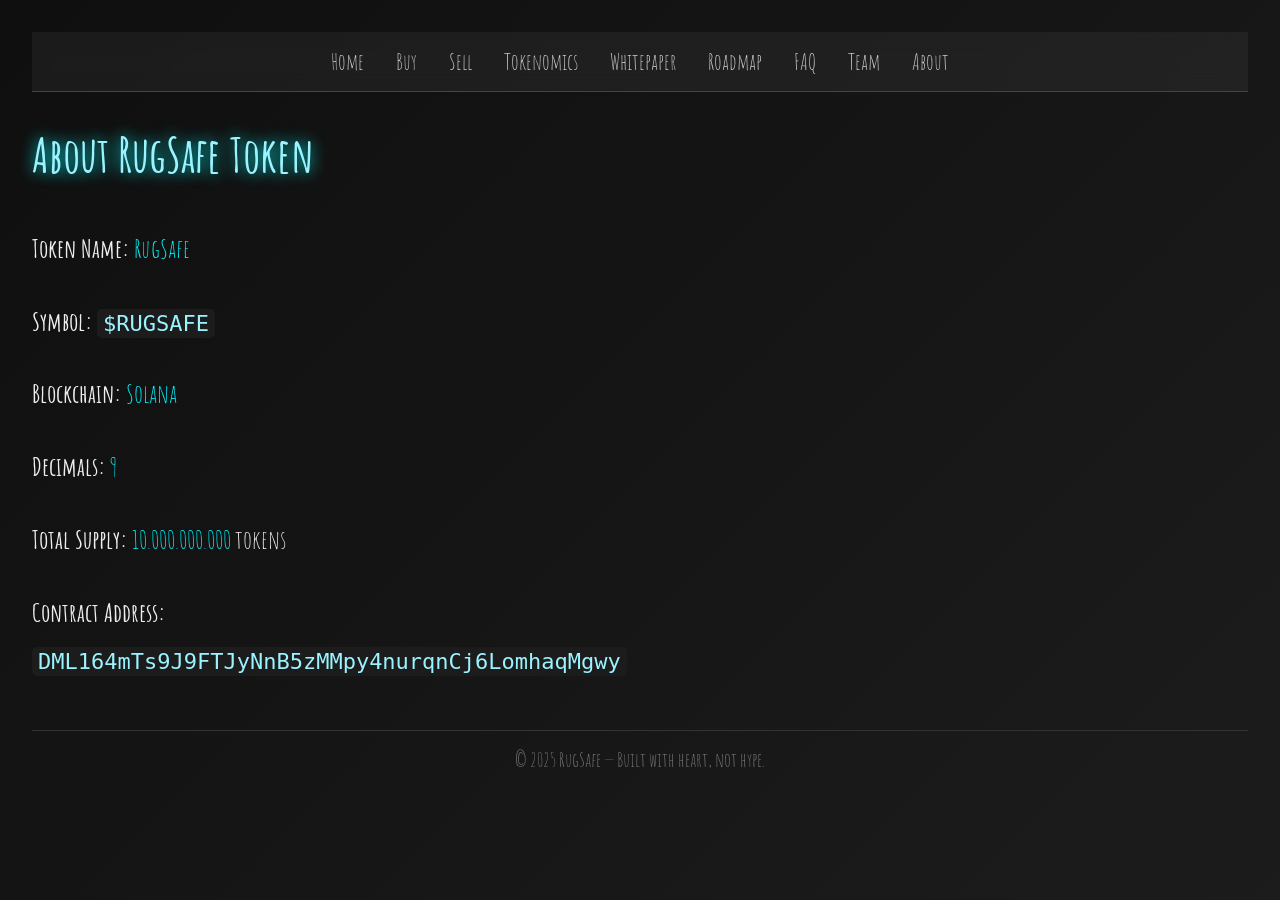
<file: about.html>
<!DOCTYPE html>
<html lang="en">
<head>
  <meta charset="UTF-8" />
  <meta name="viewport" content="width=device-width, initial-scale=1.0"/>
  <title>RugSafe | About</title>
  <link href="https://fonts.googleapis.com/css2?family=Amatic+SC:wght@700&display=swap" rel="stylesheet">
  <style>
    body {
      margin: 0;
      font-family: 'Amatic SC', cursive;
      background: linear-gradient(135deg, #0f0f0f, #1c1c1c);
      color: #eee;
      padding: 2rem;
      background-attachment: fixed;
    }

    nav {
      background: rgba(255, 255, 255, 0.05);
      padding: 1rem 2rem;
      backdrop-filter: blur(10px);
      border-bottom: 1px solid #444;
      display: flex;
      justify-content: center;
      gap: 2rem;
      font-size: 22px;
    }

    nav a {
      color: #ccc;
      text-decoration: none;
      transition: color 0.3s;
    }

    nav a:hover {
      color: #9af3ff;
    }

    h2 {
      font-size: 48px;
      margin-top: 2rem;
      color: #9af3ff;
      text-shadow: 0 0 15px #0ff;
    }

    .token-info {
      font-size: 26px;
      margin-top: 2rem;
      line-height: 1.8;
      max-width: 800px;
    }

    .token-info span {
      color: #00f7ff;
    }

    footer {
      margin-top: 3rem;
      border-top: 1px solid #333;
      padding-top: 1rem;
      text-align: center;
      font-size: 20px;
      color: #777;
    }

    code {
      background: #1c1c1c;
      padding: 2px 6px;
      border-radius: 5px;
      color: #9af3ff;
      font-size: 22px;
    }
  </style>
</head>
<body>

  <nav>
    <a href="index.html">Home</a>
    <a href="buy.html">Buy</a>
    <a href="sell.html">Sell</a>
    <a href="tokenomics.html">Tokenomics</a>
    <a href="whitepaper.html">Whitepaper</a>
    <a href="roadmap.html">Roadmap</a>
    <a href="faq.html">FAQ</a>
    <a href="team.html">Team</a>
    <a href="about.html">About</a>
  </nav>

  <h2>About RugSafe Token</h2>

  <div class="token-info">
    <p><strong>Token Name:</strong> <span>RugSafe</span></p>
    <p><strong>Symbol:</strong> <code>$RUGSAFE</code></p>
    <p><strong>Blockchain:</strong> <span>Solana</span></p>
    <p><strong>Decimals:</strong> <span>9</span></p>
    <p><strong>Total Supply:</strong> <span>10.000.000.000</span> tokens</p>
    <p><strong>Contract Address:</strong><br>
      <code>DML164mTs9J9FTJyNnB5zMMpy4nurqnCj6LomhaqMgwy</code>
    </p>
  </div>

  <footer>
    &copy; 2025 RugSafe — Built with heart, not hype.
  </footer>

</body>
</html>
</file>
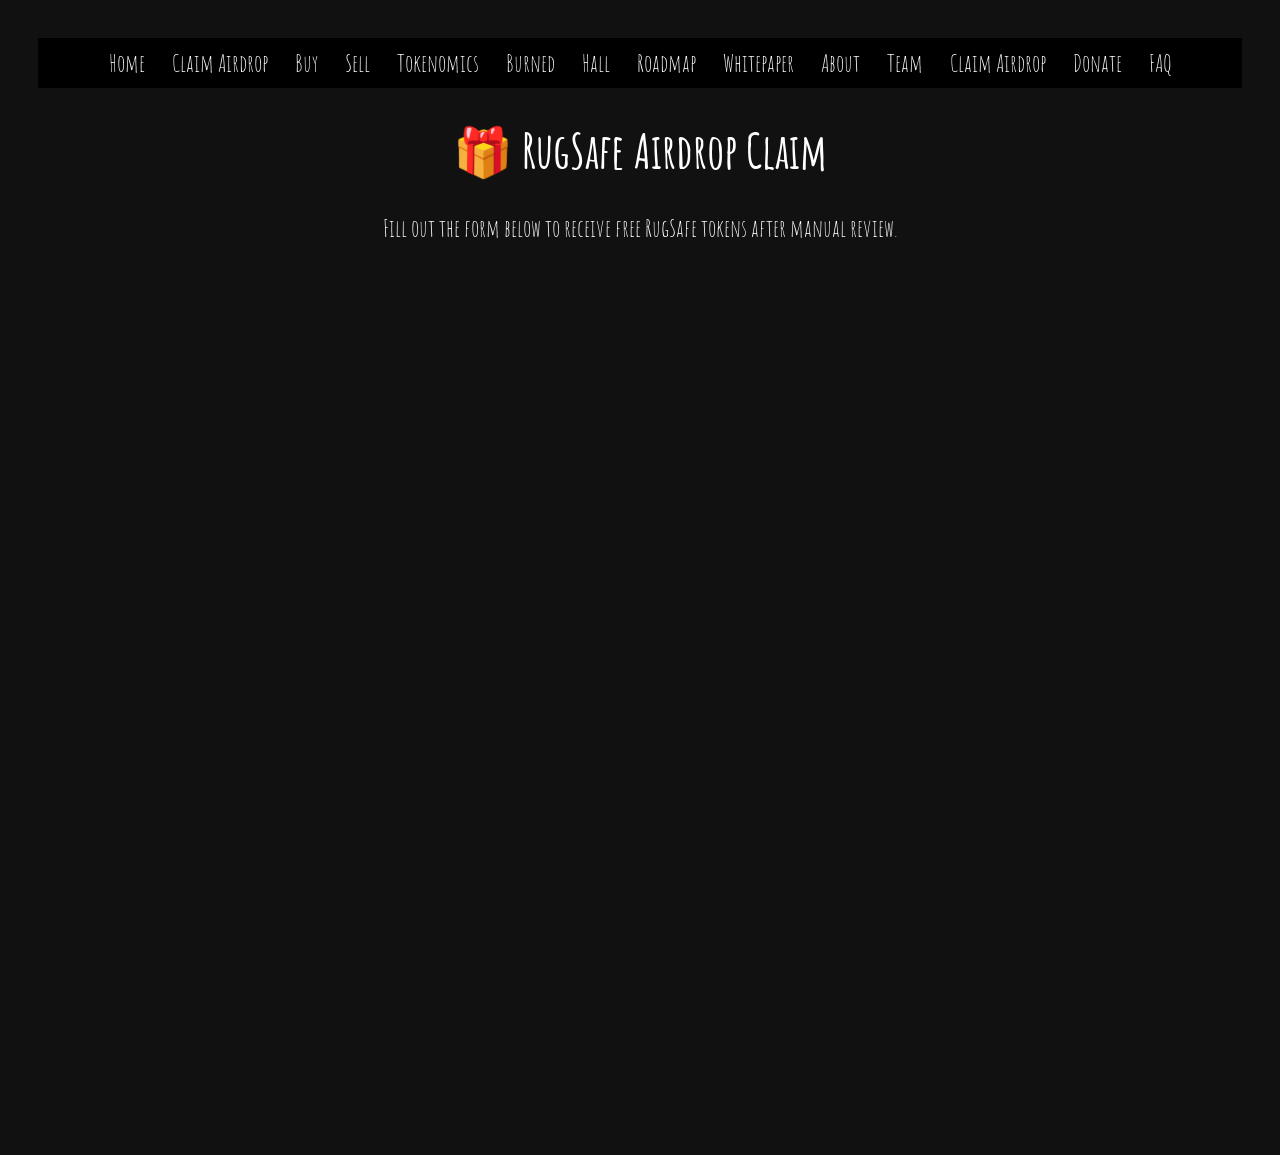
<file: Airdrop.html>
<!DOCTYPE html>
<html>
<head>
  <title>Claim Airdrop | RugSafe</title>
  <link href="https://fonts.googleapis.com/css2?family=Amatic+SC&display=swap" rel="stylesheet">
  <style>
    body {
      background-color: #111;
      color: white;
      font-family: 'Amatic SC', cursive;
      text-align: center;
      padding: 30px;
    }
    nav {
      background-color: #000;
      padding: 10px;
      text-align: center;
    }
    nav a {
      color: white;
      text-decoration: none;
      margin: 0 12px;
      font-size: 1.5em;
      font-family: 'Amatic SC', cursive;
      transition: color 0.3s ease;
    }
    nav a:hover {
      color: #00ffd0;
    }
    iframe {
      border: none;
      width: 100%;
      max-width: 720px;
      height: 850px;
    }
    h1 {
      font-size: 3em;
    }
    p {
      font-size: 1.5em;
      margin-bottom: 20px;
    }
  </style>
</head>
<body>
  <nav>
    <a href="index.html">Home</a>
    <a href="Airdrop.html">Claim Airdrop</a>
    <a href="buy.html">Buy</a>
    <a href="sell.html">Sell</a>
    <a href="tokenomics.html">Tokenomics</a>
    <a href="burned.html">Burned</a>
    <a href="hall.html">Hall</a>
    <a href="roadmap.html">Roadmap</a>
    <a href="whitepaper.html">Whitepaper</a>
    <a href="about.html">About</a>
    <a href="team.html">Team</a>
    <a href="Airdrop.html">Claim Airdrop</a>
     <a href="donate.html">Donate</a>
    <a href="faq.html">FAQ</a>
  </nav>

  <h1>🎁 RugSafe Airdrop Claim</h1>
  <p>Fill out the form below to receive free RugSafe tokens after manual review.</p>

  <iframe src="https://docs.google.com/forms/d/e/1FAIpQLSdgLnOAN264_3SgzSp2-4jtP2ipn8Y-qCBG6Pj2g53JUYuhQQ/viewform?embedded=true">
    Loading..
  </iframe>
</body>
</html>
</file>
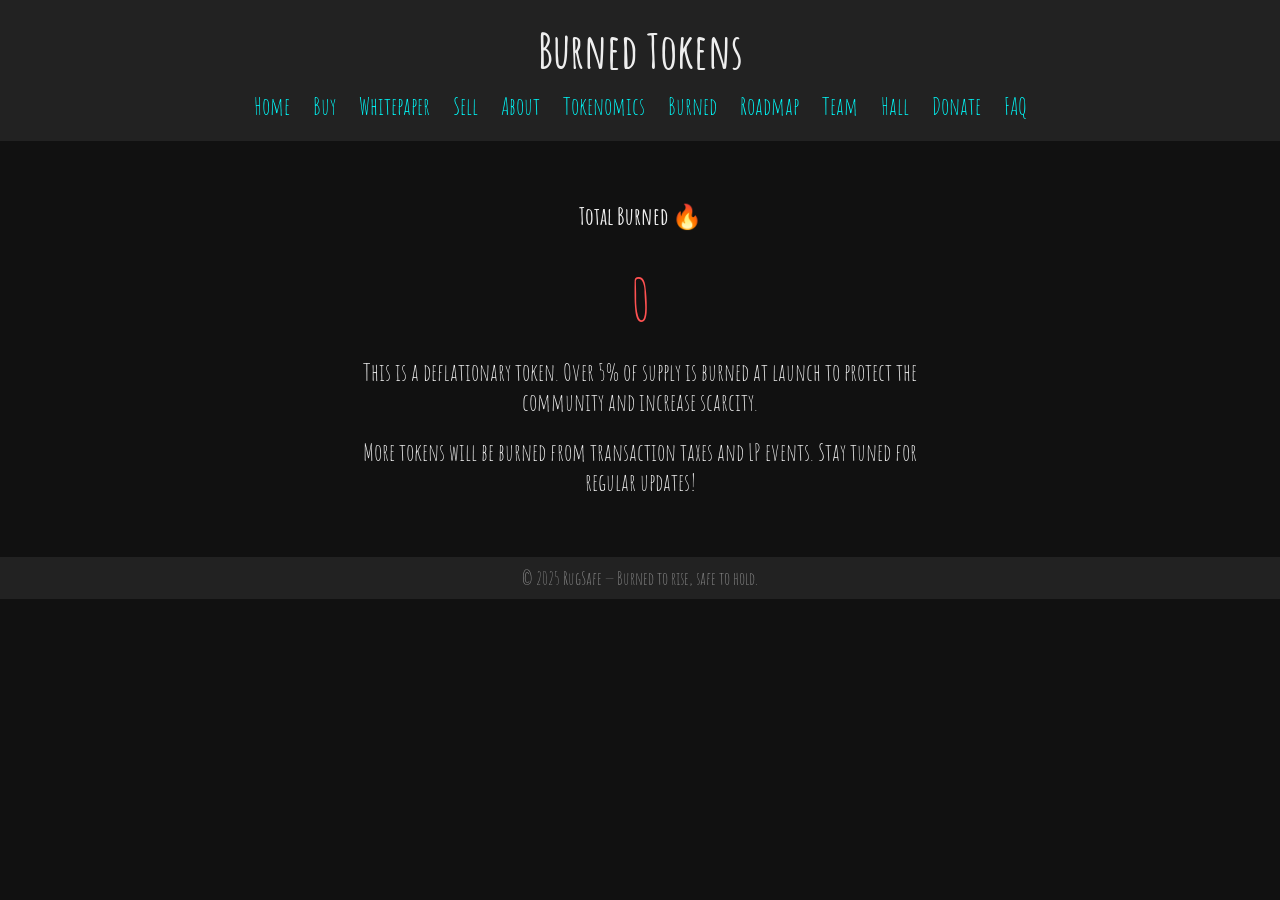
<file: burned.html>
<!DOCTYPE html>
<html lang="en">
<head>
  <meta charset="UTF-8" />
  <meta name="viewport" content="width=device-width, initial-scale=1.0"/>
  <title>Burned Tokens | RugSafe</title>
  <link href="https://fonts.googleapis.com/css2?family=Amatic+SC:wght@700&display=swap" rel="stylesheet">
  <style>
    body {
      margin: 0;
      font-family: 'Amatic SC', cursive;
      background-color: #111;
      color: #eee;
      text-align: center;
    }
    header {
      background-color: #222;
      padding: 20px;
    }
    header h1 {
      font-size: 48px;
      margin: 0;
    }
    nav {
      margin-top: 10px;
    }
    nav a {
      color: #0ff;
      margin: 10px;
      text-decoration: none;
      font-size: 24px;
    }
    nav a:hover {
      text-decoration: underline;
    }
    section {
      padding: 40px 20px;
    }
    .burn-count {
      font-size: 60px;
      margin-top: 30px;
      color: #ff5252;
    }
    p {
      font-size: 24px;
      max-width: 600px;
      margin: 20px auto;
    }
    footer {
      background-color: #222;
      padding: 10px;
      font-size: 18px;
      color: #888;
    }
  </style>
</head>
<body>

  <header>
    <h1>Burned Tokens</h1>
    <nav>
      <a href="index.html">Home</a>
      <a href="buy.html">Buy</a>
      <a href="whitepaper.html">Whitepaper</a>
      <a href="sell.html">Sell</a>
      <a href="about.html">About</a>
      <a href="tokenomics.html">Tokenomics</a>
      <a href="burned.html">Burned</a>
      <a href="roadmap.html">Roadmap</a>
      <a href="team.html">Team</a>
      <a href="hall.html">Hall</a>
       <a href="donate.html">Donate</a>
    <a href="faq.html">FAQ</a>
    </nav>
  </header>

  <section>
    <h2>Total Burned 🔥</h2>
    <div class="burn-count" id="burnedAmount">
      0
      
    </div>
    <p>This is a deflationary token. Over 5% of supply is burned at launch to protect the community and increase scarcity.</p>
    <p>More tokens will be burned from transaction taxes and LP events. Stay tuned for regular updates!</p>
  </section>

  <footer>
    &copy; 2025 RugSafe — Burned to rise, safe to hold.
  </footer>

</body>
</html>
</file>
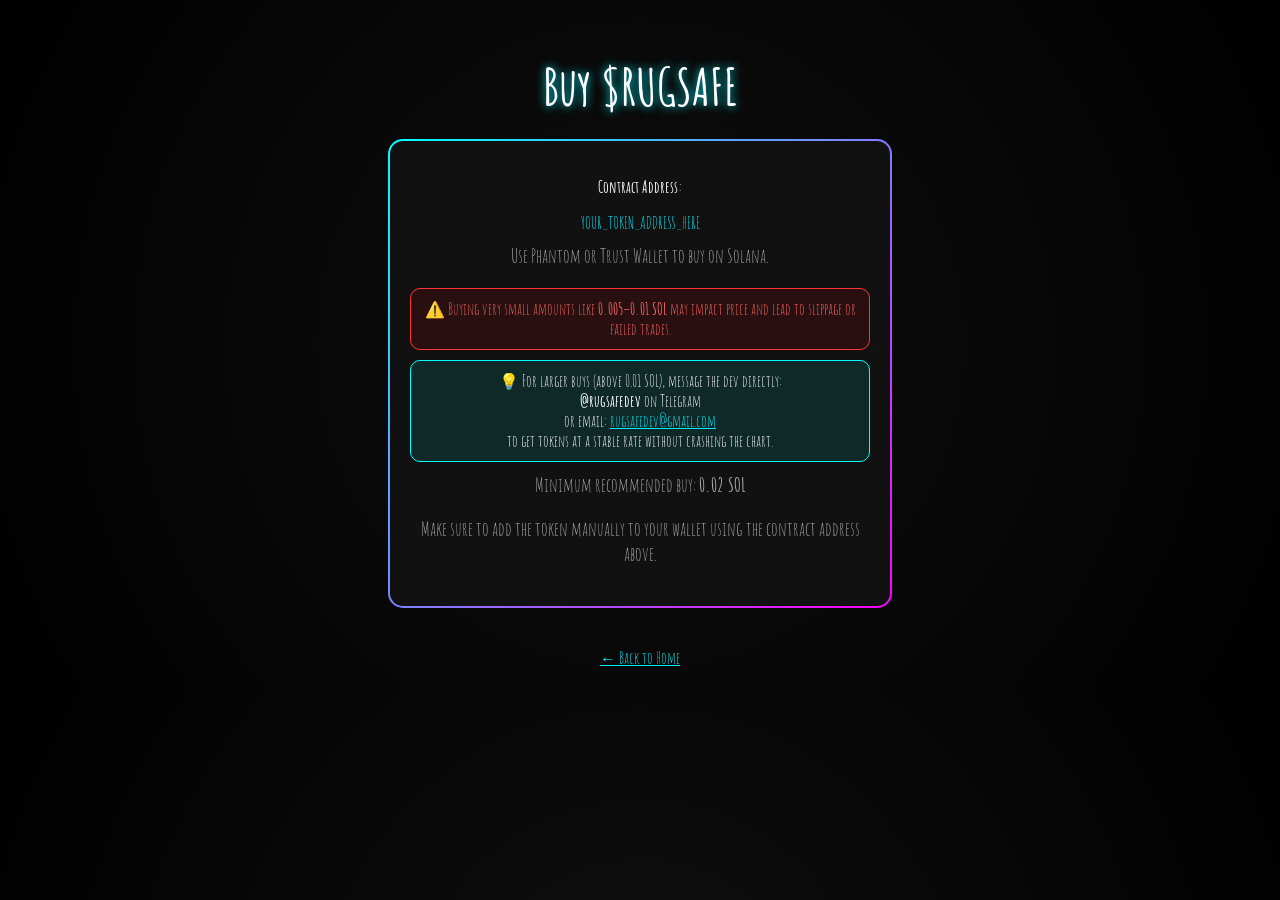
<file: buy.html>
<!DOCTYPE html>
<html lang="en">
<head>
  <meta charset="UTF-8" />
  <meta name="viewport" content="width=device-width, initial-scale=1.0"/>
  <title>Buy $RUGSAFE</title>
  <link href="https://fonts.googleapis.com/css2?family=Amatic+SC:wght@700&display=swap" rel="stylesheet">
  <style>
    body {
      font-family: 'Amatic SC', cursive;
      background: radial-gradient(circle at center, #0f0f0f, #000);
      color: white;
      text-align: center;
      padding: 20px;
      margin: 0;
    }

    h1 {
      font-size: 3.2em;
      color: #fff;
      margin-bottom: 10px;
      text-shadow: 0 0 10px #00f0ff;
    }

    .holo-box {
      background: linear-gradient(135deg, #0ff 0%, #f0f 100%);
      padding: 2px;
      border-radius: 15px;
      margin: 20px auto;
      max-width: 500px;
    }

    .inner-box {
      background: #111;
      padding: 20px;
      border-radius: 13px;
    }

    a, .wallet-address {
      color: #00f0ff;
      word-break: break-all;
    }

    .note {
      font-size: 1.2em;
      color: #aaa;
      margin-top: 10px;
    }

    .warning {
      background-color: rgba(255, 0, 0, 0.1);
      border: 1px solid #f33;
      padding: 10px;
      margin-top: 20px;
      border-radius: 10px;
      color: #f66;
    }

    .dev-buy {
      background-color: rgba(0, 255, 255, 0.1);
      border: 1px solid #0ff;
      padding: 10px;
      margin-top: 10px;
      border-radius: 10px;
    }

    footer {
      margin-top: 40px;
      font-size: 1em;
      color: #777;
    }

  </style>
</head>
<body>
  <h1>Buy $RUGSAFE</h1>

  <div class="holo-box">
    <div class="inner-box">
      <p><strong>Contract Address:</strong></p>
      <div class="wallet-address">YOUR_TOKEN_ADDRESS_HERE</div>

      <p class="note">Use Phantom or Trust Wallet to buy on Solana.</p>

      <div class="warning">
        ⚠️ Buying very small amounts like <strong>0.005–0.01 SOL</strong> may impact price and lead to slippage or failed trades.
      </div>

      <div class="dev-buy">
        💡 For larger buys (above 0.01 SOL), message the dev directly:<br>
        <strong>@rugsafedev</strong> on Telegram<br>
        or email: <a href="mailto:rugsafedev@gmail.com">rugsafedev@gmail.com</a><br>
        to get tokens at a stable rate without crashing the chart.
      </div>

      <p class="note">Minimum recommended buy: <strong>0.02 SOL</strong></p>

      <p class="note">Make sure to add the token manually to your wallet using the contract address above.</p>
    </div>
  </div>

  <footer>
    <a href="index.html">← Back to Home</a>
  </footer>
</body>
</html>
</file>
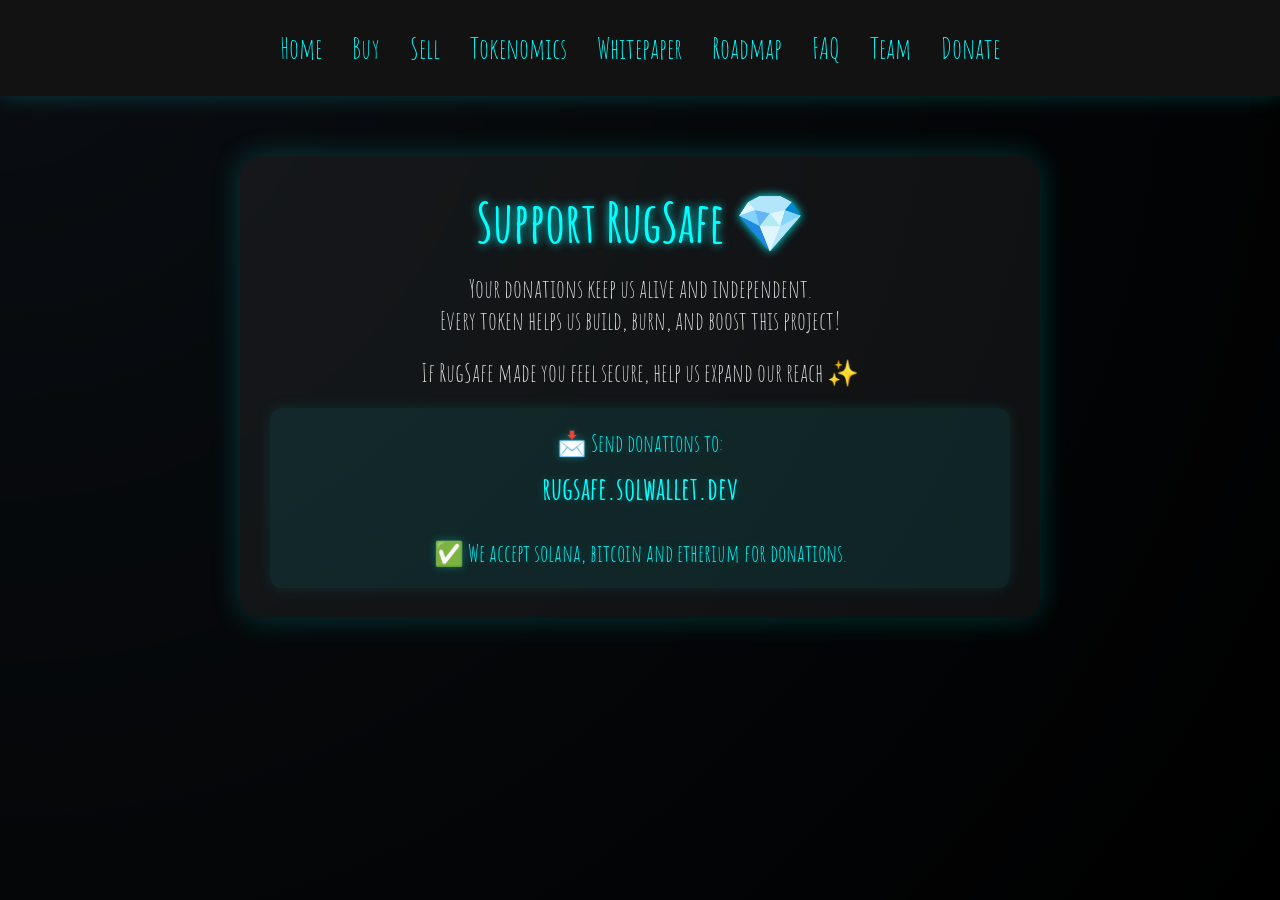
<file: donate.html>
<!DOCTYPE html>
<html lang="en">
<head>
  <meta charset="UTF-8" />
  <meta name="viewport" content="width=device-width, initial-scale=1.0"/>
  <title>Donate | RugSafe</title>
  <link href="https://fonts.googleapis.com/css2?family=Amatic+SC:wght@700&display=swap" rel="stylesheet" />
  <style>
    * {
      margin: 0;
      padding: 0;
      box-sizing: border-box;
    }

    body {
      font-family: 'Amatic SC', cursive;
      background: #0b0c10;
      color: #ffffff;
      min-height: 100vh;
      background-image: radial-gradient(circle at top left, #0ff2, #000), url('https://www.transparenttextures.com/patterns/stardust.png');
      background-blend-mode: overlay;
    }

    nav {
      display: flex;
      justify-content: center;
      flex-wrap: wrap;
      padding: 20px;
      background: #121212;
      box-shadow: 0 0 20px rgba(0, 255, 255, 0.2);
    }

    nav a {
      color: cyan;
      text-decoration: none;
      margin: 10px 15px;
      font-size: 1.8em;
      transition: 0.3s ease;
    }

    nav a:hover {
      text-shadow: 0 0 10px cyan;
      color: #00e6e6;
    }

    .container {
      max-width: 800px;
      margin: 60px auto;
      padding: 30px;
      background: rgba(255, 255, 255, 0.05);
      border-radius: 20px;
      text-align: center;
      box-shadow: 0 0 30px rgba(0, 255, 255, 0.2);
    }

    h1 {
      font-size: 3.5em;
      color: #00ffff;
      text-shadow: 0 0 10px #0ff;
      margin-bottom: 15px;
    }

    p {
      font-size: 1.6em;
      color: #dddddd;
      margin-bottom: 20px;
    }

    .donate-info {
      font-size: 1.5em;
      background: rgba(0, 255, 255, 0.08);
      padding: 20px;
      border-radius: 12px;
      color: #00ffff;
      text-shadow: 0 0 8px rgba(0,255,255,0.3);
      box-shadow: 0 0 15px rgba(0,255,255,0.1);
    }

    .donate-info span {
      display: inline-block;
      font-weight: bold;
      word-break: break-all;
      font-size: 1.3em;
      margin-top: 10px;
    }
  </style>
</head>
<body>
  <nav>
    <a href="index.html">Home</a>
    <a href="buy.html">Buy</a>
    <a href="sell.html">Sell</a>
    <a href="tokenomics.html">Tokenomics</a>
    <a href="whitepaper.html">Whitepaper</a>
    <a href="roadmap.html">Roadmap</a>
    <a href="faq.html">FAQ</a>
    <a href="team.html">Team</a>
    <a href="donate.html">Donate</a>
  </nav>

  <div class="container">
    <h1>Support RugSafe 💎</h1>
    <p>Your donations keep us alive and independent.<br>
    Every token helps us build, burn, and boost this project!</p>
    <p>If RugSafe made you feel secure, help us expand our reach ✨</p>
    
    <div class="donate-info">
      📩 Send donations to:<br>
      <span>rugsafe.solwallet.dev</span><br><br>
      ✅ We accept solana, bitcoin and etherium for donations.
    </div>
  </div>
</body>
</html>
</file>
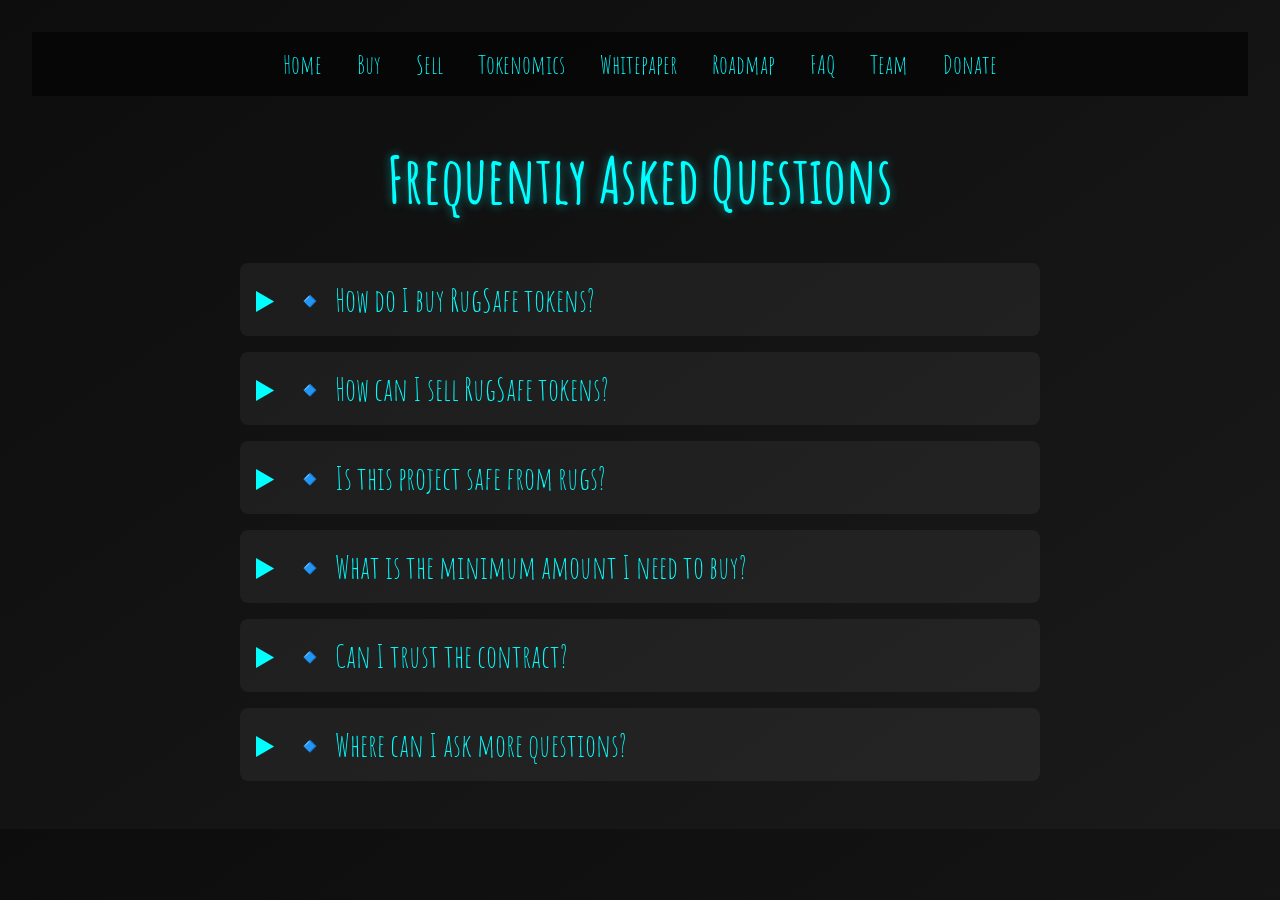
<file: faq.html>
<!DOCTYPE html>
<html lang="en">
<head>
  <meta charset="UTF-8" />
  <meta name="viewport" content="width=device-width, initial-scale=1.0"/>
  <title>FAQ | RugSafe</title>
  <link href="https://fonts.googleapis.com/css2?family=Amatic+SC:wght@700&display=swap" rel="stylesheet" />
  <style>
    body {
      margin: 0;
      font-family: 'Amatic SC', cursive;
      background: linear-gradient(145deg, #0d0d0d, #1a1a1a);
      color: #f5f5f5;
      padding: 2rem;
    }

    nav {
      background: rgba(0, 0, 0, 0.6);
      padding: 1rem;
      text-align: center;
    }

    nav a {
      margin: 0 1rem;
      color: #00ffff;
      text-decoration: none;
      font-size: 1.6rem;
      transition: color 0.3s ease;
    }

    nav a:hover {
      color: #ffffff;
    }

    h1 {
      text-align: center;
      font-size: 4rem;
      color: #00ffff;
      text-shadow: 0 0 10px #00ffff88;
    }

    .faq-container {
      max-width: 800px;
      margin: auto;
    }

    details {
      background: rgba(255, 255, 255, 0.05);
      margin: 1rem 0;
      border-radius: 8px;
      padding: 1rem;
      cursor: pointer;
      transition: background 0.3s ease;
    }

    details:hover {
      background: rgba(255, 255, 255, 0.1);
    }

    summary {
      font-size: 2rem;
      color: #00ffff;
    }

    p {
      font-size: 1.5rem;
      margin-top: 0.5rem;
      color: #ccc;
    }

  </style>
</head>
<body>
  <nav>
    <a href="index.html">Home</a>
    <a href="buy.html">Buy</a>
    <a href="sell.html">Sell</a>
    <a href="tokenomics.html">Tokenomics</a>
    <a href="whitepaper.html">Whitepaper</a>
    <a href="roadmap.html">Roadmap</a>
    <a href="faq.html">FAQ</a>
    <a href="team.html">Team</a>
    <a href="donate.html">Donate</a>
  </nav>

  <h1>Frequently Asked Questions</h1>

  <div class="faq-container">
    <details>
      <summary>🔹 How do I buy RugSafe tokens?</summary>
      <p>Transfer SOL directly to the contract wallet or follow instructions on the "Buy" page. For amounts greater than 0.01 SOL, buying directly from the dev is preferred to avoid price drops.</p>
    </details>

    <details>
      <summary>🔹 How can I sell RugSafe tokens?</summary>
      <p>Selling is done via a manual withdrawal request form for giveaway/faucet tokens. Tokens bought directly can be sold anytime when liquidity is available. See the "Sell" page for more info.</p>
    </details>

    <details>
      <summary>🔹 Is this project safe from rugs?</summary>
      <p>Yes! RugSafe is designed to be transparent and community-driven. A portion of tokens are locked, and burned supply is verifiable. Our roadmap and team are publicly listed.</p>
    </details>

    <details>
      <summary>🔹 What is the minimum amount I need to buy?</summary>
      <p>There is no minimum, but buying less than 0.01 SOL can impact price due to pool mechanics. We recommend purchasing larger amounts directly from the dev to preserve price stability.</p>
    </details>

    <details>
      <summary>🔹 Can I trust the contract?</summary>
      <p>Yes! The contract is deployed transparently. We’ve avoided hidden taxes or traps. You can review the contract code and transaction logs on Solana explorers.</p>
    </details>

    <details>
      <summary>🔹 Where can I ask more questions?</summary>
      <p>Join our Telegram or Discord, or use the contact form on the website. We’re active and always open to helping the community!</p>
    </details>
  </div>
</body>
</html>
</file>
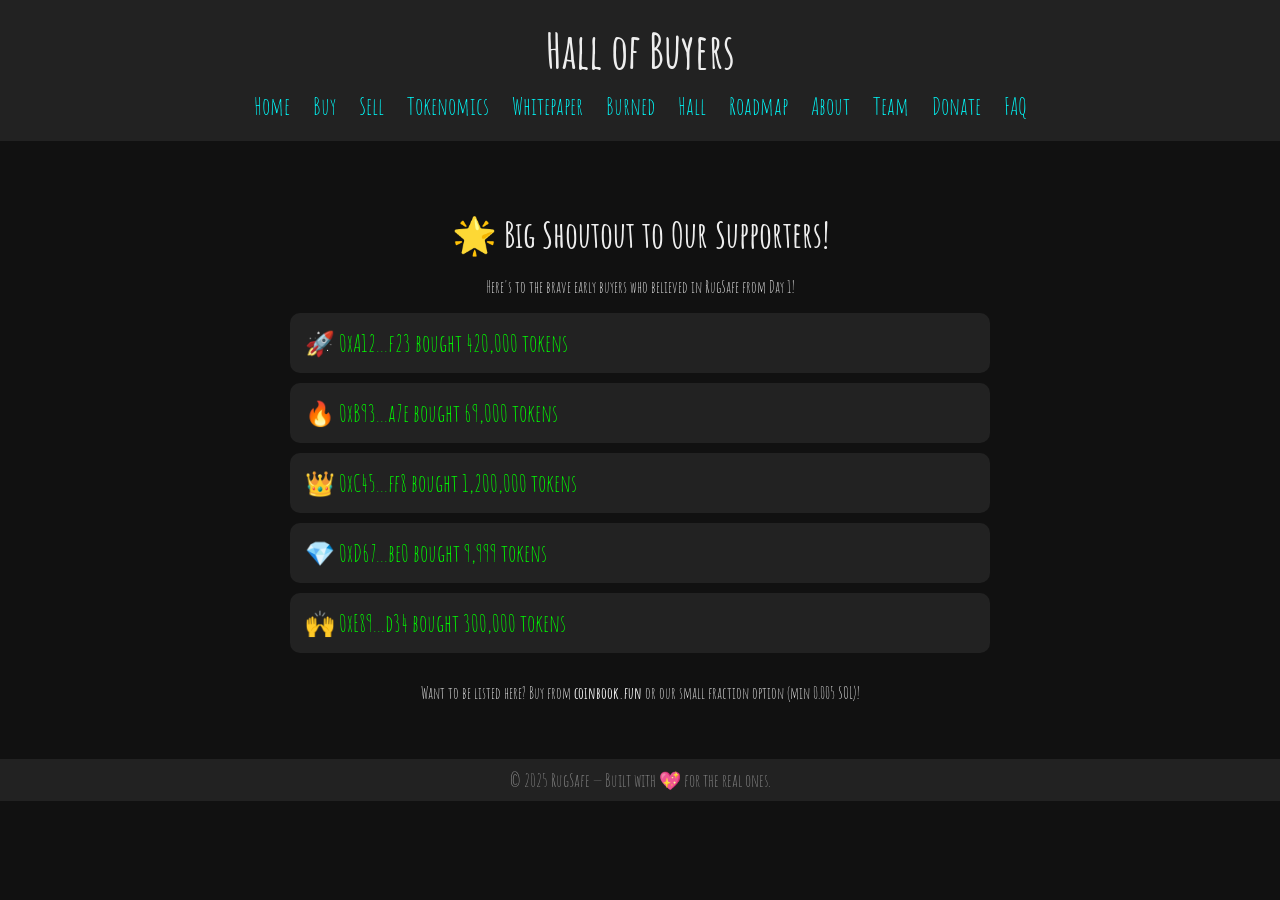
<file: hall.html>
<!DOCTYPE html>
<html lang="en">
<head>
  <meta charset="UTF-8" />
  <meta name="viewport" content="width=device-width, initial-scale=1.0"/>
  <title>Hall of Buyers | RugSafe</title>
  <link href="https://fonts.googleapis.com/css2?family=Amatic+SC:wght@700&display=swap" rel="stylesheet">
  <style>
    body {
      margin: 0;
      font-family: 'Amatic SC', cursive;
      background-color: #111;
      color: #eee;
      text-align: center;
    }
    header {
      background-color: #222;
      padding: 20px;
    }
    header h1 {
      font-size: 48px;
      margin: 0;
    }
    nav {
      margin-top: 10px;
    }
    nav a {
      color: #0ff;
      margin: 10px;
      text-decoration: none;
      font-size: 24px;
    }
    nav a:hover {
      text-decoration: underline;
    }
    section {
      padding: 40px 20px;
    }
    h2 {
      font-size: 36px;
      margin-bottom: 20px;
    }
    .buyer-list {
      max-width: 700px;
      margin: 0 auto;
      text-align: left;
    }
    .buyer {
      background-color: #222;
      margin: 10px 0;
      padding: 15px;
      border-radius: 10px;
      font-size: 24px;
      color: #0f0;
    }
    footer {
      background-color: #222;
      padding: 10px;
      font-size: 18px;
      color: #888;
    }
  </style>
</head>
<body>

  <header>
    <h1>Hall of Buyers</h1>
    <nav>
      <a href="index.html">Home</a>
      <a href="buy.html">Buy</a>
      <a href="sell.html">Sell</a>
      <a href="tokenomics.html">Tokenomics</a>
        <a href="whitepaper.html">Whitepaper</a>
      <a href="burned.html">Burned</a>
      <a href="hall.html">Hall</a>
      <a href="roadmap.html">Roadmap</a>
      <a href="about.html">About</a>
      <a href="team.html">Team</a>
       <a href="donate.html">Donate</a>
      <a href="faq.html">FAQ</a>
    </nav>
  </header>

  <section>
    <h2>🌟 Big Shoutout to Our Supporters!</h2>
    <p>Here's to the brave early buyers who believed in RugSafe from Day 1!</p>
    <div class="buyer-list">
      <div class="buyer">🚀 0xA12...f23 bought 420,000 tokens</div>
      <div class="buyer">🔥 0xB93...a7e bought 69,000 tokens</div>
      <div class="buyer">👑 0xC45...ff8 bought 1,200,000 tokens</div>
      <div class="buyer">💎 0xD67...be0 bought 9,999 tokens</div>
      <div class="buyer">🙌 0xE89...d34 bought 300,000 tokens</div>
    </div>
    <p style="margin-top: 30px;">Want to be listed here? Buy from <strong>coinbook.fun</strong> or our small fraction option (min 0.005 SOL)!</p>
  </section>

  <footer>
    &copy; 2025 RugSafe — Built with 💖 for the real ones.
  </footer>

</body>
</html>
</file>
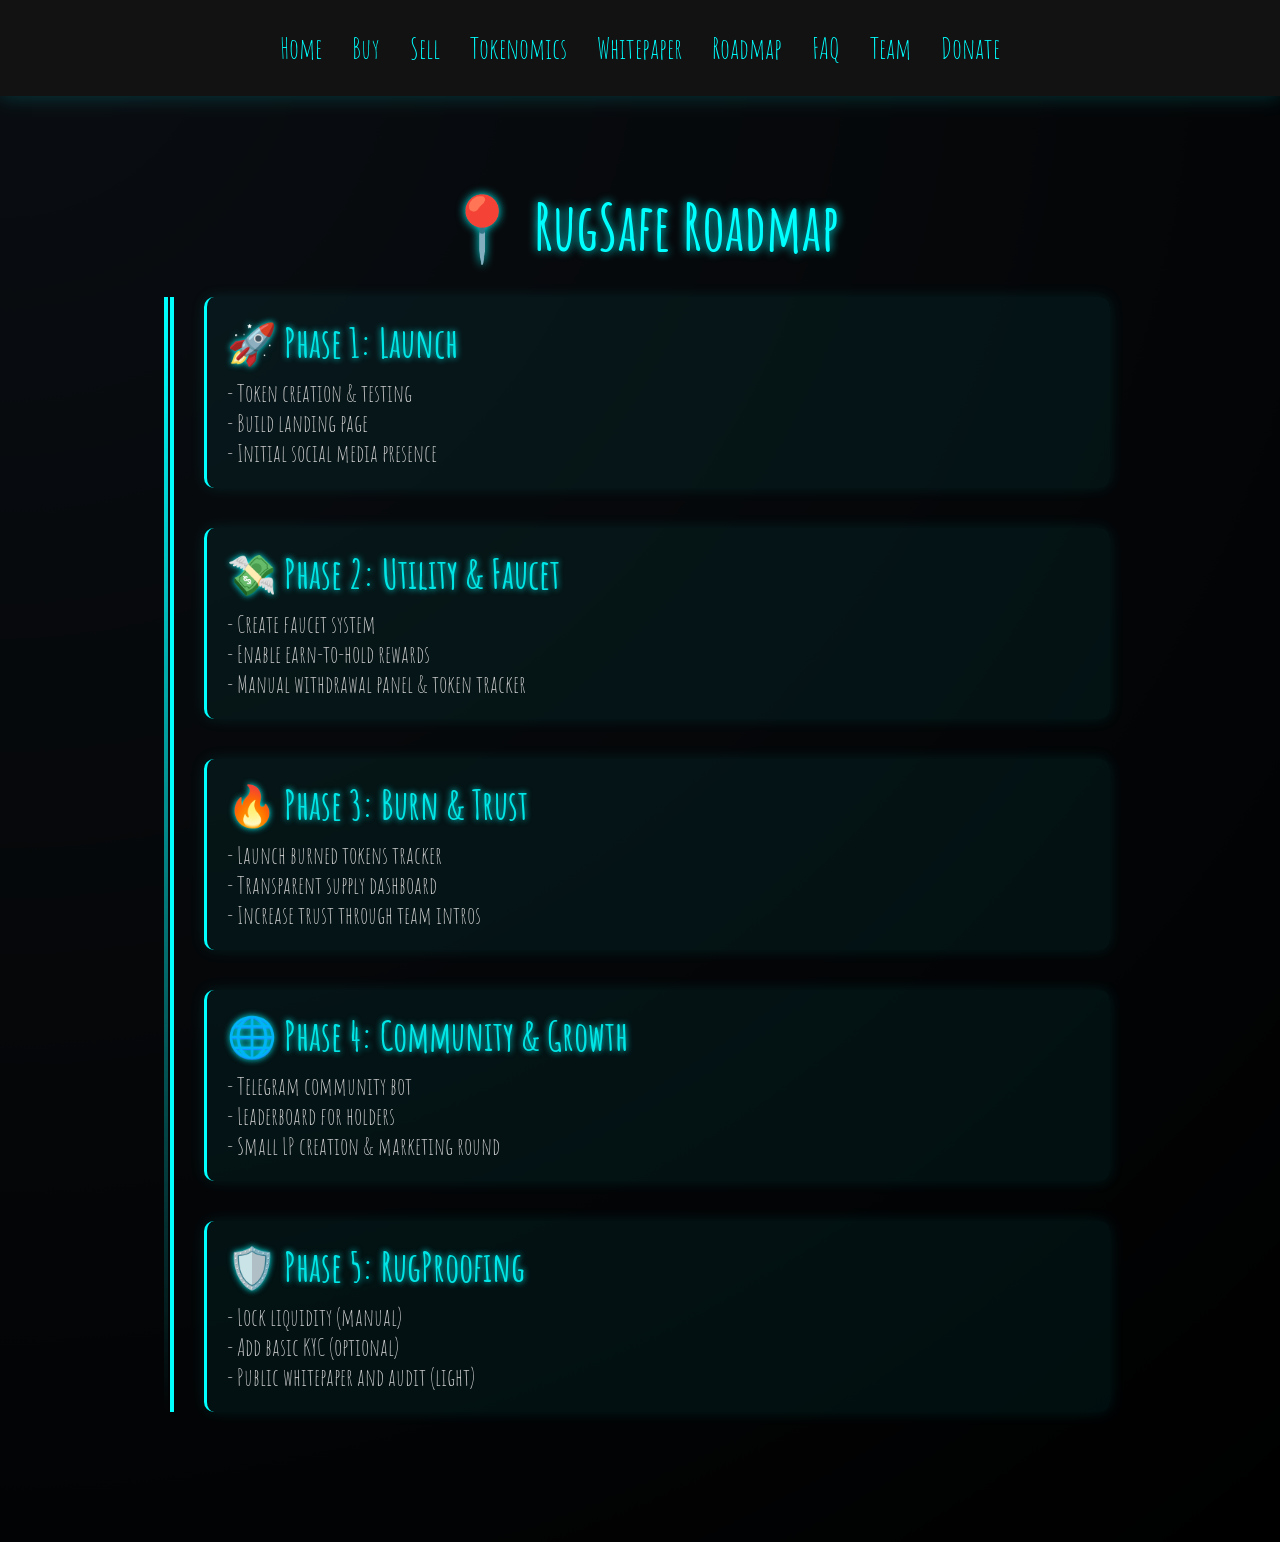
<file: roadmap.html>
<!DOCTYPE html>
<html lang="en">
<head>
  <meta charset="UTF-8" />
  <meta name="viewport" content="width=device-width, initial-scale=1.0"/>
  <title>Roadmap | RugSafe</title>
  <link href="https://fonts.googleapis.com/css2?family=Amatic+SC:wght@700&display=swap" rel="stylesheet" />
  <style>
    * {
      margin: 0;
      padding: 0;
      box-sizing: border-box;
    }

    body {
      font-family: 'Amatic SC', cursive;
      background: #0b0c10;
      color: #fff;
      background-image: radial-gradient(circle at top left, #0ff2, #000), url('https://www.transparenttextures.com/patterns/stardust.png');
      background-blend-mode: overlay;
      min-height: 100vh;
    }

    nav {
      display: flex;
      justify-content: center;
      flex-wrap: wrap;
      padding: 20px;
      background: #121212;
      box-shadow: 0 0 20px rgba(0, 255, 255, 0.2);
    }

    nav a {
      color: cyan;
      text-decoration: none;
      margin: 10px 15px;
      font-size: 1.8em;
      transition: 0.3s ease;
    }

    nav a:hover {
      text-shadow: 0 0 10px cyan;
      color: #00e6e6;
    }

    .container {
      max-width: 1000px;
      margin: 60px auto;
      padding: 30px;
    }

    h1 {
      font-size: 4em;
      color: #00ffff;
      text-align: center;
      text-shadow: 0 0 10px #0ff;
      margin-bottom: 30px;
    }

    .timeline {
      border-left: 4px solid #00ffff;
      padding-left: 30px;
      position: relative;
    }

    .timeline::before {
      content: "";
      position: absolute;
      left: -10px;
      top: 0;
      bottom: 0;
      width: 4px;
      background: linear-gradient(#0ff, transparent);
      animation: glowline 3s infinite alternate;
    }

    @keyframes glowline {
      from { box-shadow: 0 0 5px #0ff; }
      to { box-shadow: 0 0 20px #0ff; }
    }

    .milestone {
      margin-bottom: 40px;
      padding: 20px;
      background: rgba(0, 255, 255, 0.05);
      border-left: 3px solid #0ff;
      border-radius: 10px;
      box-shadow: 0 0 15px rgba(0, 255, 255, 0.1);
    }

    .milestone h2 {
      font-size: 2.5em;
      color: #00e6e6;
      margin-bottom: 10px;
      text-shadow: 0 0 6px cyan;
    }

    .milestone p {
      font-size: 1.5em;
      color: #cccccc;
    }
  </style>
</head>
<body>
  <nav>
    <a href="index.html">Home</a>
    <a href="buy.html">Buy</a>
    <a href="sell.html">Sell</a>
    <a href="tokenomics.html">Tokenomics</a>
    <a href="whitepaper.html">Whitepaper</a>
    <a href="roadmap.html">Roadmap</a>
    <a href="faq.html">FAQ</a>
    <a href="team.html">Team</a>
    <a href="donate.html">Donate</a>
  </nav>

  <div class="container">
    <h1>📍 RugSafe Roadmap</h1>
    <div class="timeline">
      <div class="milestone">
        <h2>🚀 Phase 1: Launch</h2>
        <p>- Token creation & testing<br>- Build landing page <br>- Initial social media presence</p>
      </div>
      <div class="milestone">
        <h2>💸 Phase 2: Utility & Faucet</h2>
        <p>- Create faucet system<br>- Enable earn-to-hold rewards<br>- Manual withdrawal panel & token tracker</p>
      </div>
      <div class="milestone">
        <h2>🔥 Phase 3: Burn & Trust</h2>
        <p>- Launch burned tokens tracker<br>- Transparent supply dashboard<br>- Increase trust through team intros</p>
      </div>
      <div class="milestone">
        <h2>🌐 Phase 4: Community & Growth</h2>
        <p>- Telegram community bot<br>- Leaderboard for holders<br>- Small LP creation & marketing round</p>
      </div>
      <div class="milestone">
        <h2>🛡️ Phase 5: RugProofing</h2>
        <p>- Lock liquidity (manual)<br>- Add basic KYC (optional)<br>- Public whitepaper and audit (light)</p>
      </div>
    </div>
  </div>
</body>
</html>
</file>
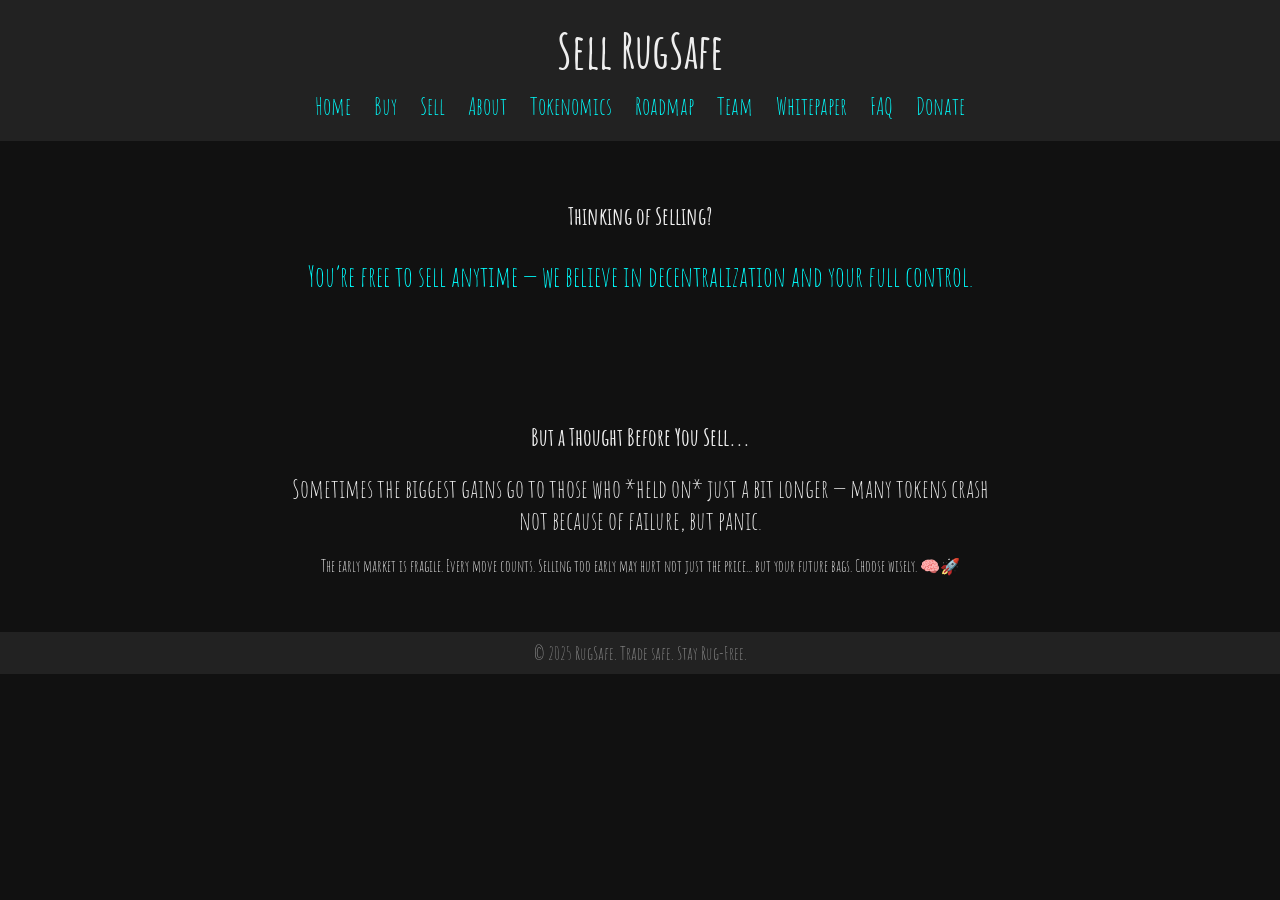
<file: sell.html>
<!DOCTYPE html>
<html lang="en">
<head>
  <meta charset="UTF-8" />
  <meta name="viewport" content="width=device-width, initial-scale=1.0"/>
  <title>Sell | RugSafe</title>
  <link href="https://fonts.googleapis.com/css2?family=Amatic+SC:wght@700&display=swap" rel="stylesheet">
  <style>
    body {
      margin: 0;
      font-family: 'Amatic SC', cursive;
      background-color: #111;
      color: #eee;
      text-align: center;
    }
    header {
      background-color: #222;
      padding: 20px;
    }
    header h1 {
      font-size: 48px;
      margin: 0;
    }
    nav {
      margin-top: 10px;
    }
    nav a {
      color: #0ff;
      margin: 10px;
      text-decoration: none;
      font-size: 24px;
    }
    nav a:hover {
      text-decoration: underline;
    }
    section {
      padding: 40px 20px;
    }
    .highlight {
      font-size: 28px;
      color: #0ff;
    }
    footer {
      background-color: #222;
      padding: 10px;
      font-size: 18px;
      color: #888;
    }
  </style>
</head>
<body>

  <header>
    <h1>Sell RugSafe</h1>
    <nav>
      <a href="index.html">Home</a>
      <a href="buy.html">Buy</a>
      <a href="sell.html">Sell</a>
      <a href="about.html">About</a>
      <a href="tokenomics.html">Tokenomics</a>
      <a href="roadmap.html">Roadmap</a>
      <a href="team.html">Team</a>
      <a href="whitepaper.html">Whitepaper</a>
    
      <a href="faq.html">FAQ</a>
      <a href="donate.html">Donate</a>
    </nav>
  </header>

  <section>
    <h2>Thinking of Selling?</h2>
    <p class="highlight">You’re free to sell anytime — we believe in decentralization and your full control.</p>
  </section>

  <section>
    <h2>But a Thought Before You Sell...</h2>
    <p style="font-size: 26px; max-width: 700px; margin: auto;">
      Sometimes the biggest gains go to those who *held on* just a bit longer — many tokens crash not because of failure, but panic.
    </p>
    <p style="margin-top: 20px;">
      The early market is fragile. Every move counts. Selling too early may hurt not just the price... but your future bags. Choose wisely. 🧠🚀
    </p>
  </section>

  <footer>
    &copy; 2025 RugSafe. Trade safe. Stay Rug-Free.
  </footer>

</body>
</html>
</file>
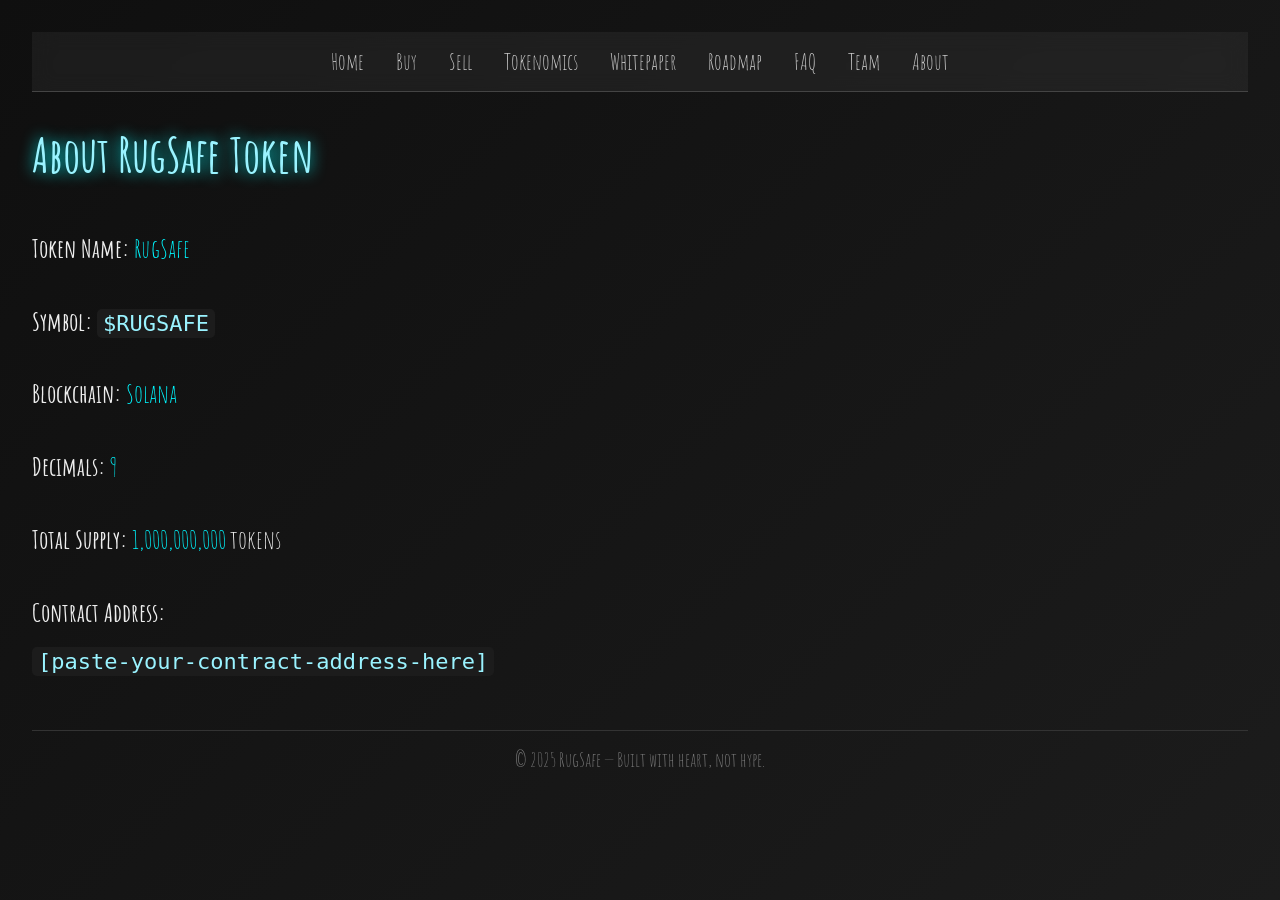
<file: team.html>
<!DOCTYPE html>
<html lang="en">
<head>
  <meta charset="UTF-8" />
  <meta name="viewport" content="width=device-width, initial-scale=1.0"/>
  <title>RugSafe | About</title>
  <link href="https://fonts.googleapis.com/css2?family=Amatic+SC:wght@700&display=swap" rel="stylesheet">
  <style>
    body {
      margin: 0;
      font-family: 'Amatic SC', cursive;
      background: linear-gradient(135deg, #0f0f0f, #1c1c1c);
      color: #eee;
      padding: 2rem;
      background-attachment: fixed;
    }

    nav {
      background: rgba(255, 255, 255, 0.05);
      padding: 1rem 2rem;
      backdrop-filter: blur(10px);
      border-bottom: 1px solid #444;
      display: flex;
      justify-content: center;
      gap: 2rem;
      font-size: 22px;
    }

    nav a {
      color: #ccc;
      text-decoration: none;
      transition: color 0.3s;
    }

    nav a:hover {
      color: #9af3ff;
    }

    h2 {
      font-size: 48px;
      margin-top: 2rem;
      color: #9af3ff;
      text-shadow: 0 0 15px #0ff;
    }

    .token-info {
      font-size: 26px;
      margin-top: 2rem;
      line-height: 1.8;
      max-width: 800px;
    }

    .token-info span {
      color: #00f7ff;
    }

    footer {
      margin-top: 3rem;
      border-top: 1px solid #333;
      padding-top: 1rem;
      text-align: center;
      font-size: 20px;
      color: #777;
    }

    code {
      background: #1c1c1c;
      padding: 2px 6px;
      border-radius: 5px;
      color: #9af3ff;
      font-size: 22px;
    }
  </style>
</head>
<body>

  <nav>
    <a href="index.html">Home</a>
    <a href="buy.html">Buy</a>
    <a href="sell.html">Sell</a>
    <a href="tokenomics.html">Tokenomics</a>
    <a href="whitepaper.html">Whitepaper</a>
    <a href="roadmap.html">Roadmap</a>
    <a href="faq.html">FAQ</a>
    <a href="team.html">Team</a>
    <a href="about.html">About</a>
  </nav>

  <h2>About RugSafe Token</h2>

  <div class="token-info">
    <p><strong>Token Name:</strong> <span>RugSafe</span></p>
    <p><strong>Symbol:</strong> <code>$RUGSAFE</code></p>
    <p><strong>Blockchain:</strong> <span>Solana</span></p>
    <p><strong>Decimals:</strong> <span>9</span></p>
    <p><strong>Total Supply:</strong> <span>1,000,000,000</span> tokens</p>
    <p><strong>Contract Address:</strong><br>
      <code>[paste-your-contract-address-here]</code>
    </p>
  </div>

  <footer>
    &copy; 2025 RugSafe — Built with heart, not hype.
  </footer>

</body>
</html>
</file>
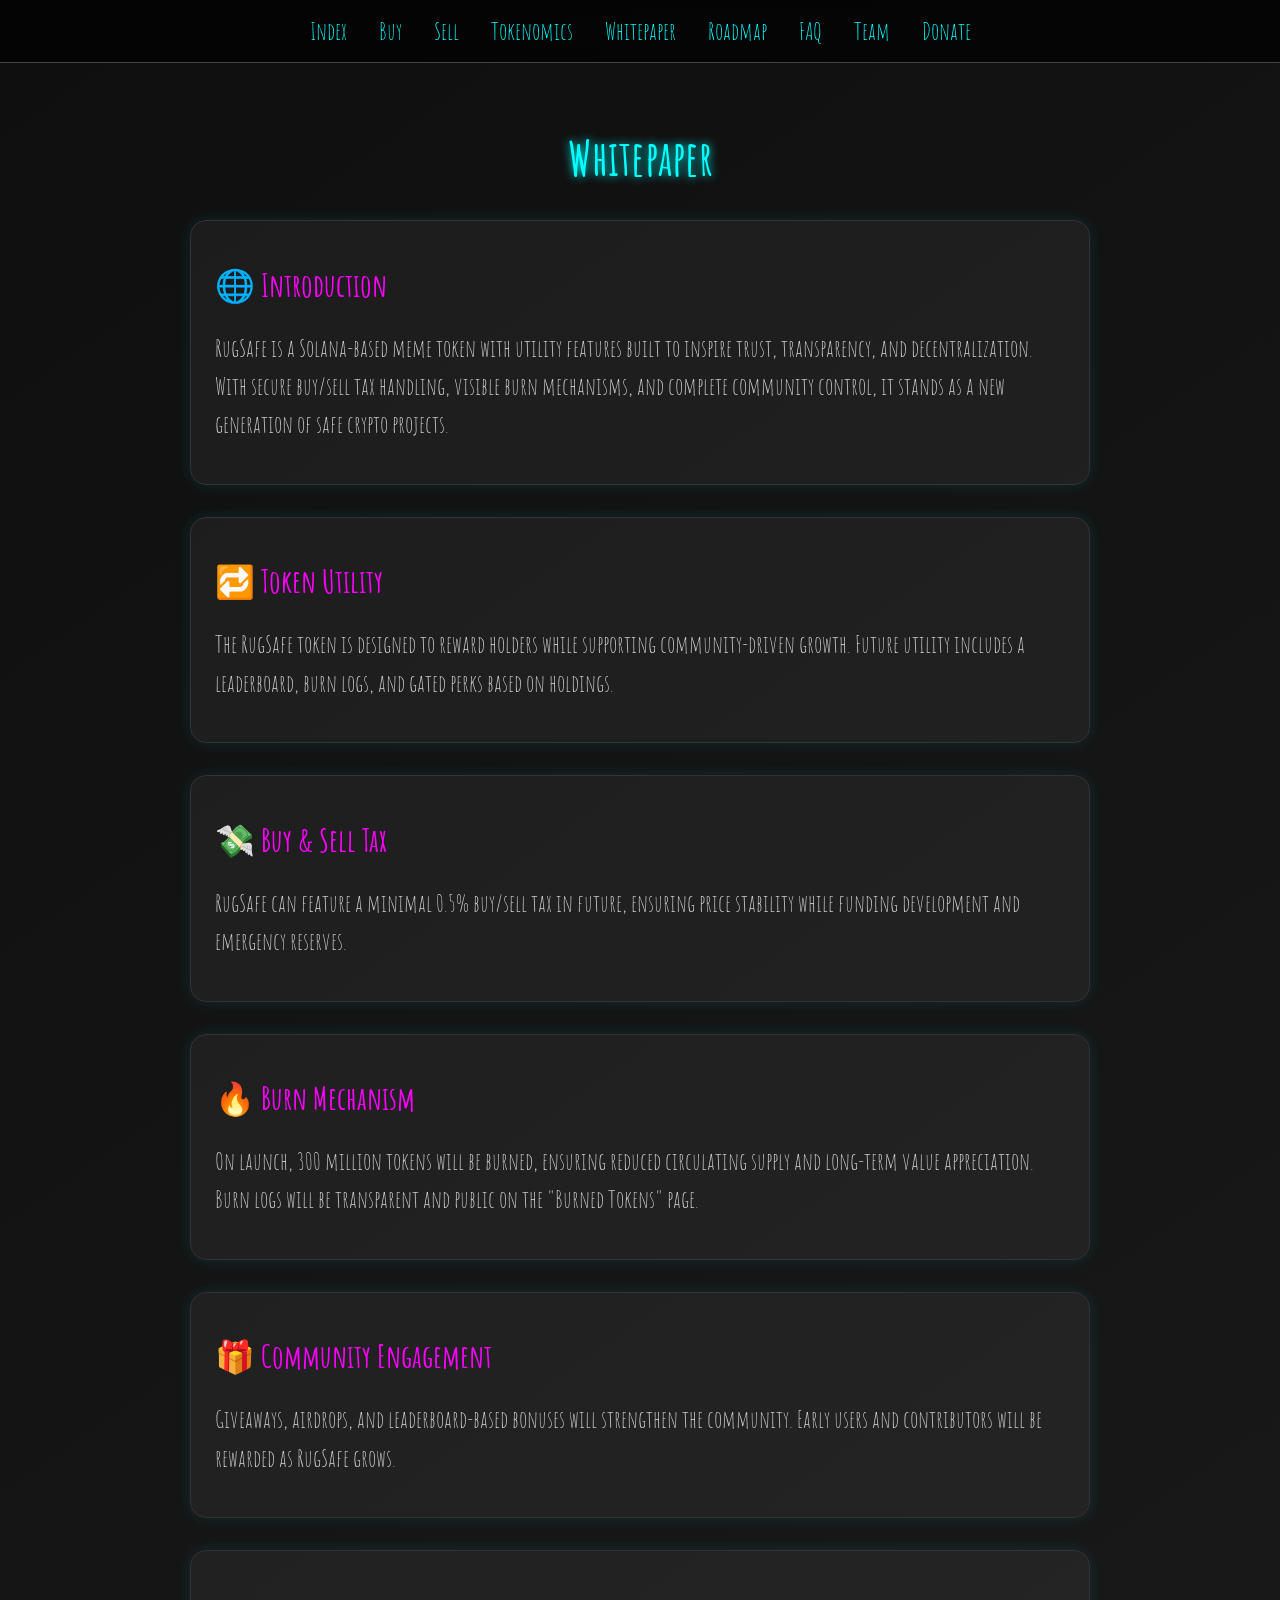
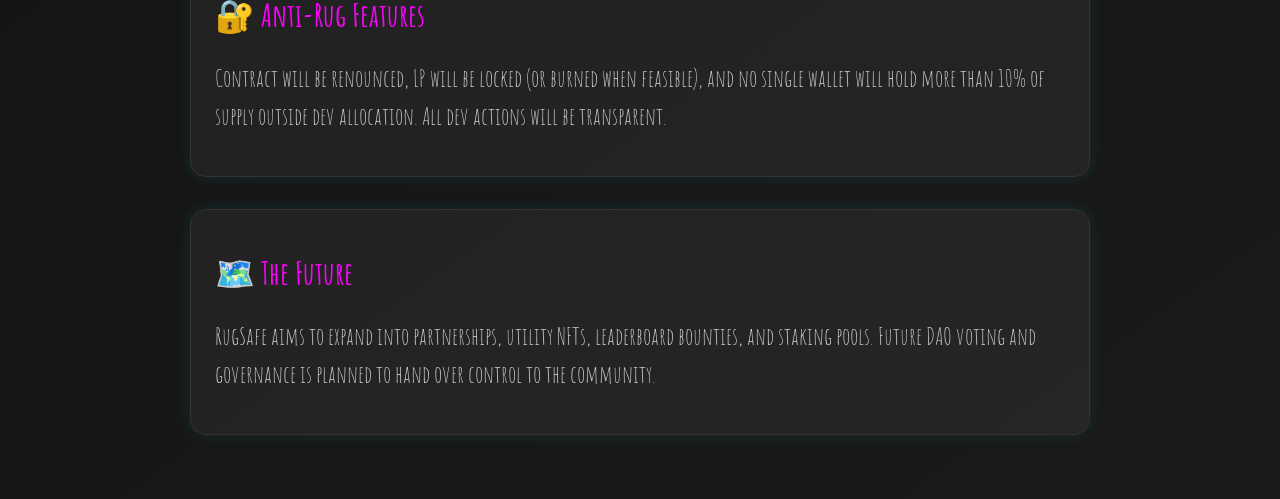
<file: whitepaper.html>
<!DOCTYPE html>
<html lang="en">
<head>
  <meta charset="UTF-8" />
  <meta name="viewport" content="width=device-width, initial-scale=1.0"/>
  <title>RugSafe – Whitepaper</title>
  <link href="https://fonts.googleapis.com/css2?family=Amatic+SC:wght@700&display=swap" rel="stylesheet"/>
  <style>
    body {
      margin: 0;
      font-family: 'Amatic SC', cursive;
      background: linear-gradient(145deg, #0f0f0f, #1a1a1a);
      color: #fff;
      overflow-x: hidden;
    }

    nav {
      background: rgba(0, 0, 0, 0.7);
      padding: 1rem 2rem;
      display: flex;
      justify-content: center;
      backdrop-filter: blur(6px);
      border-bottom: 1px solid #444;
    }

    nav a {
      color: #0ff;
      text-decoration: none;
      margin: 0 1rem;
      font-size: 1.5rem;
      transition: color 0.3s ease;
    }

    nav a:hover {
      color: #f0f;
    }

    .container {
      padding: 2rem;
      max-width: 900px;
      margin: auto;
    }

    h1 {
      text-align: center;
      font-size: 3rem;
      color: #0ff;
      text-shadow: 0 0 10px #0ff;
      margin-bottom: 2rem;
    }

    .section {
      margin-bottom: 2rem;
      background: rgba(255, 255, 255, 0.05);
      padding: 1rem 1.5rem;
      border-radius: 1rem;
      border: 1px solid #333;
      box-shadow: 0 0 15px rgba(0, 255, 255, 0.1);
    }

    .section h2 {
      font-size: 2rem;
      color: #f0f;
      margin-bottom: 0.5rem;
    }

    .section p {
      font-size: 1.5rem;
      line-height: 1.6;
      color: #ccc;
    }
  </style>
</head>
<body>
  <nav>
    <a href="index.html">Index</a>
    <a href="buy.html">Buy</a>
    <a href="sell.html">Sell</a>
    <a href="tokenomics.html">Tokenomics</a>
    <a href="whitepaper.html">Whitepaper</a>
    <a href="roadmap.html">Roadmap</a>
    <a href="faq.html">FAQ</a>
    <a href="team.html">Team</a>
    <a href="donate.html">Donate</a>
  </nav>

  <div class="container">
    <h1>Whitepaper</h1>

    <div class="section">
      <h2>🌐 Introduction</h2>
      <p>RugSafe is a Solana-based meme token with utility features built to inspire trust, transparency, and decentralization. With secure buy/sell tax handling, visible burn mechanisms, and complete community control, it stands as a new generation of safe crypto projects.</p>
    </div>

    <div class="section">
      <h2>🔁 Token Utility</h2>
      <p>The RugSafe token is designed to reward holders while supporting community-driven growth. Future utility includes a leaderboard, burn logs, and gated perks based on holdings.</p>
    </div>

    <div class="section">
      <h2>💸 Buy & Sell Tax</h2>
      <p>RugSafe can feature a minimal 0.5% buy/sell tax in future, ensuring price stability while funding development and emergency reserves.</p>
    </div>

    <div class="section">
      <h2>🔥 Burn Mechanism</h2>
      <p>On launch, 300 million tokens will be burned, ensuring reduced circulating supply and long-term value appreciation. Burn logs will be transparent and public on the "Burned Tokens" page.</p>
    </div>

    <div class="section">
      <h2>🎁 Community Engagement</h2>
      <p>Giveaways, airdrops, and leaderboard-based bonuses will strengthen the community. Early users and contributors will be rewarded as RugSafe grows.</p>
    </div>

    <div class="section">
      <h2>🔐 Anti-Rug Features</h2>
      <p>Contract will be renounced, LP will be locked (or burned when feasible), and no single wallet will hold more than 10% of supply outside dev allocation. All dev actions will be transparent.</p>
    </div>

    <div class="section">
      <h2>🗺️ The Future</h2>
      <p>RugSafe aims to expand into partnerships, utility NFTs, leaderboard bounties, and staking pools. Future DAO voting and governance is planned to hand over control to the community.</p>
    </div>
  </div>
</body>
</html>
</file>
